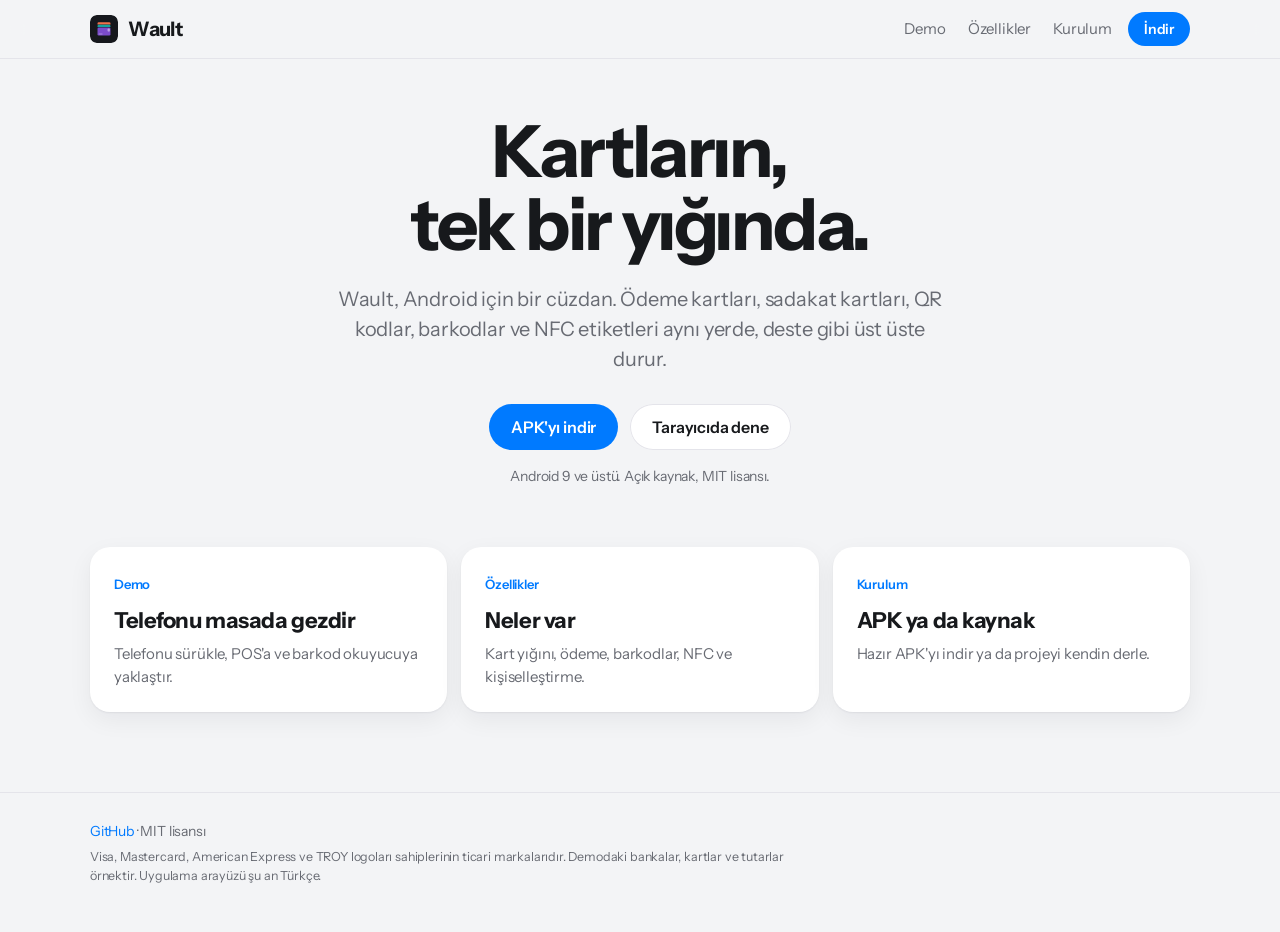
<file: docs/index.html>
<!doctype html>
<html lang="tr">
<head>
<meta charset="utf-8">
<meta name="viewport" content="width=device-width, initial-scale=1">
<title>Wault</title>
<meta name="description" content="Wault: Android için cüzdan. Ödeme kartları, sadakat kartları, barkodlar ve NFC etiketleri tek bir yığında.">
<meta name="theme-color" content="#F3F4F6" media="(prefers-color-scheme: light)">
<meta name="theme-color" content="#000000" media="(prefers-color-scheme: dark)">
<link rel="canonical" href="https://wault.live/">
<meta property="og:type" content="website">
<meta property="og:site_name" content="Wault">
<meta property="og:title" content="Wault">
<meta property="og:description" content="Wault: Android için cüzdan. Ödeme kartları, sadakat kartları, barkodlar ve NFC etiketleri tek bir yığında.">
<meta property="og:url" content="https://wault.live/">
<meta property="og:locale" content="tr_TR">
<link rel="icon" href="assets/icon.svg" type="image/svg+xml">
<link rel="stylesheet" href="assets/site.css">
</head>
<body>

<header class="nav">
  <div class="wrap nav-row">
    <a class="brand" href="index.html" aria-label="Wault ana sayfa">
      <img src="assets/icon.svg" alt="" width="28" height="28">
      <span>Wault</span>
    </a>
    <nav class="nav-links" id="navLinks" aria-label="Sayfalar">
      <a href="demo.html">Demo</a>
      <a href="ozellikler.html">Özellikler</a>
      <a href="kurulum.html">Kurulum</a>
    </nav>
    <div class="nav-actions">
      <a class="btn btn-small" href="https://github.com/barisisgoren/wault/releases">İndir</a>
      <button class="menu-btn" type="button" aria-controls="navLinks" aria-expanded="false" aria-label="Menü">
        <svg viewBox="0 0 24 24" aria-hidden="true"><path class="m-open" d="M4 7h16M4 12h16M4 17h16"/><path class="m-close" d="M6 6l12 12M18 6L6 18"/></svg>
      </button>
    </div>
  </div>
</header>

<main id="top" class="page">
  <section class="hero wrap">
    <h1>Kartların,<br>tek bir yığında.</h1>
    <p class="lead">Wault, Android için bir cüzdan. Ödeme kartları, sadakat kartları, QR kodlar, barkodlar ve NFC etiketleri aynı yerde, deste gibi üst üste durur.</p>
    <div class="hero-actions">
      <a class="btn" href="https://github.com/barisisgoren/wault/releases">APK'yı indir</a>
      <a class="btn btn-ghost" href="demo.html">Tarayıcıda dene</a>
    </div>
    <p class="meta">Android 9 ve üstü. Açık kaynak, MIT lisansı.</p>
  </section>

  <section class="wrap picks" aria-label="Sayfalar">
    <a class="pick" href="demo.html">
      <span class="pick-k">Demo</span>
      <h2>Telefonu masada gezdir</h2>
      <p>Telefonu sürükle, POS'a ve barkod okuyucuya yaklaştır.</p>
    </a>
    <a class="pick" href="ozellikler.html">
      <span class="pick-k">Özellikler</span>
      <h2>Neler var</h2>
      <p>Kart yığını, ödeme, barkodlar, NFC ve kişiselleştirme.</p>
    </a>
    <a class="pick" href="kurulum.html">
      <span class="pick-k">Kurulum</span>
      <h2>APK ya da kaynak</h2>
      <p>Hazır APK'yı indir ya da projeyi kendin derle.</p>
    </a>
  </section>
</main>

<footer class="foot">
  <div class="wrap">
    <p><a href="https://github.com/barisisgoren/wault">GitHub</a> · MIT lisansı</p>
    <p class="fine">Visa, Mastercard, American Express ve TROY logoları sahiplerinin ticari markalarıdır. Demodaki bankalar, kartlar ve tutarlar örnektir. Uygulama arayüzü şu an Türkçe.</p>
  </div>
</footer>


<script src="assets/site.js"></script>
</body>
</html>
</file>
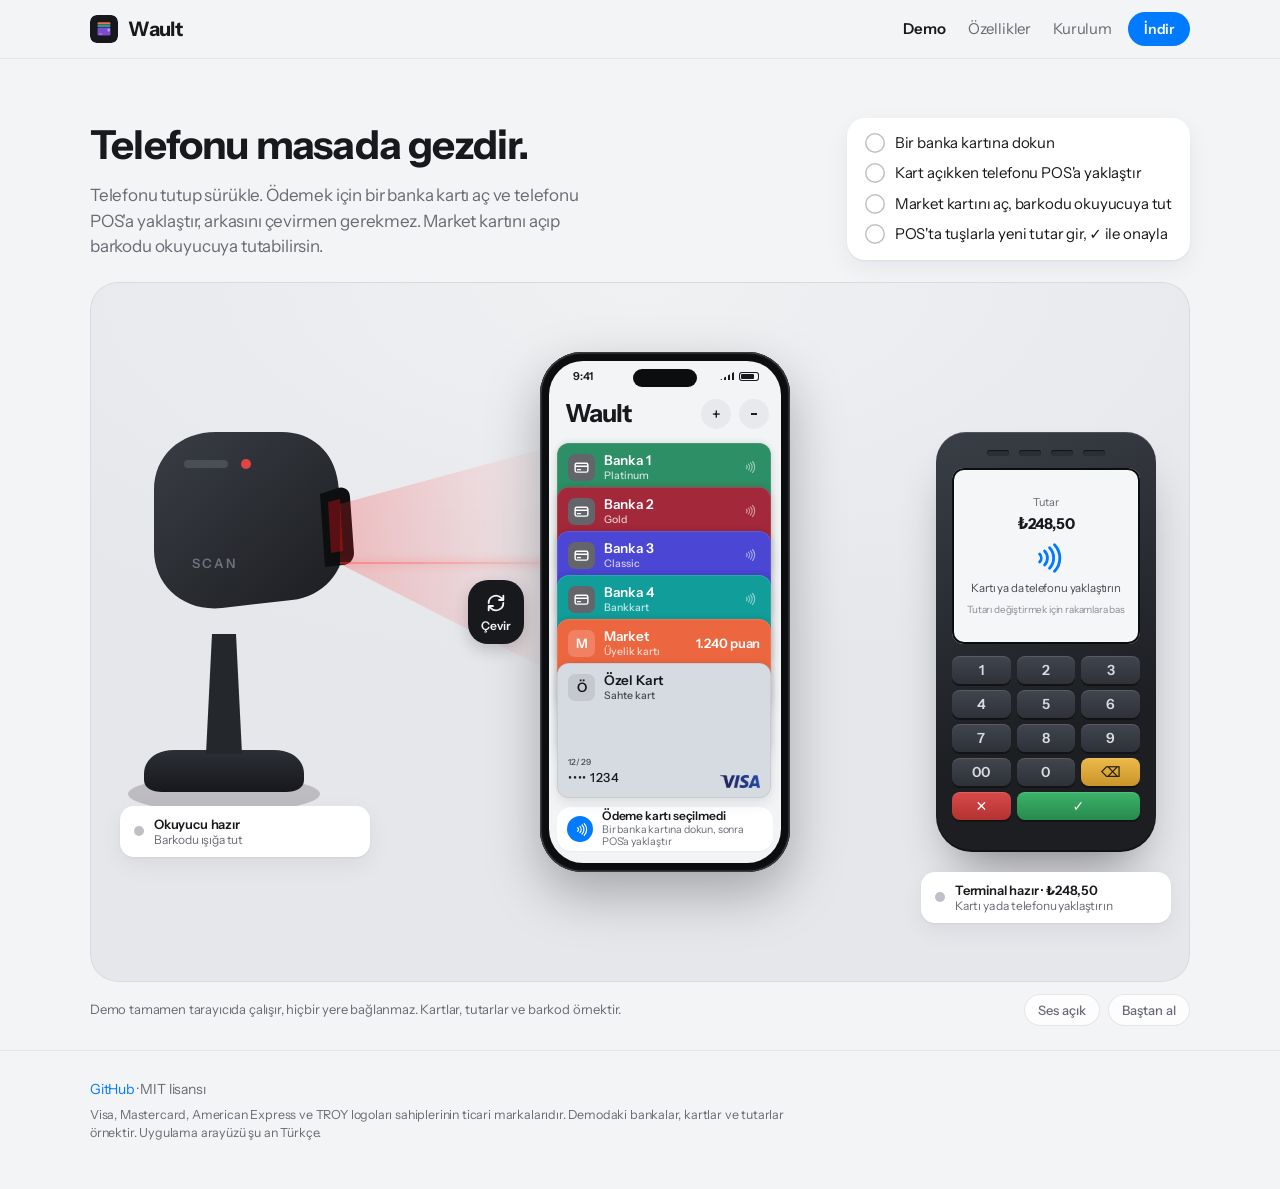
<file: docs/demo.html>
<!doctype html>
<html lang="tr">
<head>
<meta charset="utf-8">
<meta name="viewport" content="width=device-width, initial-scale=1">
<title>Wault · Demo</title>
<meta name="description" content="Wault demosu: telefonu sürükle, POS ve barkod okuyucuyla dene. Tarayıcıda çalışır.">
<meta name="theme-color" content="#F3F4F6" media="(prefers-color-scheme: light)">
<meta name="theme-color" content="#000000" media="(prefers-color-scheme: dark)">
<link rel="canonical" href="https://wault.live/demo.html">
<meta property="og:type" content="website">
<meta property="og:site_name" content="Wault">
<meta property="og:title" content="Wault · Demo">
<meta property="og:description" content="Wault demosu: telefonu sürükle, POS ve barkod okuyucuyla dene. Tarayıcıda çalışır.">
<meta property="og:url" content="https://wault.live/demo.html">
<meta property="og:locale" content="tr_TR">
<link rel="icon" href="assets/icon.svg" type="image/svg+xml">
<link rel="stylesheet" href="assets/site.css">
</head>
<body>

<header class="nav">
  <div class="wrap nav-row">
    <a class="brand" href="index.html" aria-label="Wault ana sayfa">
      <img src="assets/icon.svg" alt="" width="28" height="28">
      <span>Wault</span>
    </a>
    <nav class="nav-links" id="navLinks" aria-label="Sayfalar">
      <a href="demo.html" aria-current="page">Demo</a>
      <a href="ozellikler.html">Özellikler</a>
      <a href="kurulum.html">Kurulum</a>
    </nav>
    <div class="nav-actions">
      <a class="btn btn-small" href="https://github.com/barisisgoren/wault/releases">İndir</a>
      <button class="menu-btn" type="button" aria-controls="navLinks" aria-expanded="false" aria-label="Menü">
        <svg viewBox="0 0 24 24" aria-hidden="true"><path class="m-open" d="M4 7h16M4 12h16M4 17h16"/><path class="m-close" d="M6 6l12 12M18 6L6 18"/></svg>
      </button>
    </div>
  </div>
</header>

<main id="top" class="page">
  <!-- ───────────── DEMO ───────────── -->
  <section id="demo" class="demo wrap" aria-labelledby="demo-title">
    <div class="demo-head">
      <div>
        <h2 id="demo-title">Telefonu masada gezdir.</h2>
        <p class="sub">Telefonu tutup sürükle. Ödemek için bir banka kartı aç ve telefonu POS'a yaklaştır, arkasını çevirmen gerekmez. Market kartını açıp barkodu okuyucuya tutabilirsin.</p>
      </div>
      <ol class="missions" aria-label="Denenecekler">
        <li data-mission="tap"><span class="tick" aria-hidden="true"></span>Bir banka kartına dokun</li>
        <li data-mission="pay"><span class="tick" aria-hidden="true"></span>Kart açıkken telefonu POS'a yaklaştır</li>
        <li data-mission="scan"><span class="tick" aria-hidden="true"></span>Market kartını aç, barkodu okuyucuya tut</li>
        <li data-mission="amount"><span class="tick" aria-hidden="true"></span>POS'ta tuşlarla yeni tutar gir, ✓ ile onayla</li>
      </ol>
    </div>

    <div class="stage-status" id="stageStatus"></div>
    <div class="stage-host" id="stageHost">
      <div class="stage" id="stage">

        <!-- Barkod okuyucu -->
        <div class="device scanner" id="scanner" data-state="idle">
          <svg class="scanner-art" viewBox="0 0 260 420" aria-hidden="true">
            <defs>
              <linearGradient id="scBody" x1="0" y1="0" x2="1" y2="1">
                <stop offset="0" stop-color="#3a3d44"/><stop offset="1" stop-color="#1b1d21"/>
              </linearGradient>
              <linearGradient id="scBase" x1="0" y1="0" x2="0" y2="1">
                <stop offset="0" stop-color="#2c2f35"/><stop offset="1" stop-color="#16181c"/>
              </linearGradient>
            </defs>
            <ellipse cx="110" cy="392" rx="96" ry="18" fill="rgba(0,0,0,.18)"/>
            <path d="M30 372c0-14 12-24 30-24h100c18 0 30 10 30 24v6c0 8-8 12-18 12H48c-10 0-18-4-18-12z" fill="url(#scBase)"/>
            <path d="M92 352l6-120h24l6 120z" fill="#24272c"/>
            <path d="M40 88c0-34 26-58 62-58h66c30 0 52 20 56 50l6 52c4 34-18 62-52 66l-70 8c-38 4-68-22-68-58z" fill="url(#scBody)"/>
            <path d="M206 92l18-6c6-2 12 2 12 9l4 56c0 7-5 12-11 12l-18 2z" fill="#0d0e10"/>
            <path d="M214 100l12-3 3 52-12 2z" class="scanner-window"/>
            <rect x="70" y="58" width="44" height="8" rx="4" fill="#4a4e57"/>
            <circle cx="132" cy="62" r="5" class="scanner-led"/>
            <text x="78" y="166" fill="#6d727c" font-size="13" font-weight="600" letter-spacing="2">SCAN</text>
          </svg>
          <div class="beam" aria-hidden="true"><span class="beam-line"></span></div>
          <div class="zone" data-zone="scanner"></div>
          <div class="readout" role="status" aria-live="polite">
            <span class="readout-dot"></span>
            <span class="readout-text"><b>Okuyucu hazır</b><small>Barkodu ışığa tut</small></span>
          </div>
        </div>

        <!-- POS cihazı -->
        <div class="device pos" id="pos" data-state="idle">
          <div class="receipt" aria-hidden="true">
            <div class="receipt-paper">
              <b>DEMO MARKET</b>
              <span>SATIŞ</span>
              <span class="r-row"><i>Tutar</i><i class="r-amount">248,50 TL</i></span>
              <span class="r-row"><i>Kart</i><i class="r-card">Banka 1 •••• 4417</i></span>
              <span>TEMASSIZ</span>
              <b>ONAYLANDI</b>
            </div>
          </div>
          <div class="pos-body">
            <div class="pos-leds" aria-hidden="true"><i></i><i></i><i></i><i></i></div>
            <div class="pos-screen" role="status" aria-live="polite">
              <div class="ps ps-idle">
                <small>Tutar</small>
                <strong class="pos-amount">₺248,50</strong>
                <svg class="cl-big" viewBox="0 0 24 24" aria-hidden="true"><use href="assets/icons.svg#i-contactless"/></svg>
                <span>Kartı ya da telefonu yaklaştırın</span>
                <em class="ps-tip">Tutarı değiştirmek için rakamlara bas</em>
              </div>
              <div class="ps ps-entry">
                <small>Tutar girin</small>
                <strong class="pos-entry-amount">₺0,00</strong>
                <span>✓ onayla · ⌫ sil · ✕ vazgeç</span>
              </div>
              <div class="ps ps-reading">
                <div class="spinner" aria-hidden="true"></div>
                <span>Okunuyor, çekmeyin</span>
              </div>
              <div class="ps ps-ok">
                <svg class="ok-mark" viewBox="0 0 52 52" aria-hidden="true"><circle cx="26" cy="26" r="23"/><path d="M15 27l7 7 15-16"/></svg>
                <strong>Onaylandı</strong>
                <span class="pos-ok-amount">₺248,50</span>
              </div>
              <div class="ps ps-err">
                <svg class="err-mark" viewBox="0 0 52 52" aria-hidden="true"><circle cx="26" cy="26" r="23"/><path d="M26 15v15M26 37v.5"/></svg>
                <strong class="ps-err-title">Kart seçilmedi</strong>
                <span class="ps-err-sub">Telefonda bir banka kartı açın</span>
              </div>
            </div>
            <div class="pos-keys" role="group" aria-label="POS tuş takımı">
              <button type="button" class="key" data-key="1">1</button>
              <button type="button" class="key" data-key="2">2</button>
              <button type="button" class="key" data-key="3">3</button>
              <button type="button" class="key" data-key="4">4</button>
              <button type="button" class="key" data-key="5">5</button>
              <button type="button" class="key" data-key="6">6</button>
              <button type="button" class="key" data-key="7">7</button>
              <button type="button" class="key" data-key="8">8</button>
              <button type="button" class="key" data-key="9">9</button>
              <button type="button" class="key" data-key="00">00</button>
              <button type="button" class="key" data-key="0">0</button>
              <button type="button" class="key k-del" data-key="del" aria-label="Sil">⌫</button>
              <button type="button" class="key k-x" data-key="cancel" aria-label="İptal">✕</button>
              <button type="button" class="key k-ok" data-key="ok" aria-label="Onayla">✓</button>
            </div>
          </div>
          <div class="zone" data-zone="pos"></div>
          <div class="readout pos-readout" role="status" aria-live="polite">
            <span class="readout-dot"></span>
            <span class="readout-text"><b>Terminal hazır · ₺248,50</b><small>Kartı ya da telefonu yaklaştırın</small></span>
          </div>
        </div>

        <!-- Telefon -->
        <div class="phone-wrap" id="phoneWrap">
          <div class="phone-tilt" id="phoneTilt">
            <div class="phone" id="phone" aria-label="Wault uygulamasının çalışan demosu">
              <div class="phone-inner" id="phoneInner">

                <!-- ön yüz -->
                <div class="face front">
                  <div class="screen" id="screen">
                    <div class="statusbar" aria-hidden="true">
                      <span>9:41</span>
                      <span class="island"></span>
                      <span class="sb-icons"><i class="sig"></i><i class="bat"></i></span>
                    </div>
                    <div class="app-header">
                      <h3>Wault</h3>
                      <div class="hdr-btns">
                        <span class="round-btn" aria-hidden="true">+</span>
                        <span class="round-btn" aria-hidden="true">···</span>
                      </div>
                      <button class="done-btn" type="button" id="doneBtn">Bitti</button>
                    </div>
                    <div class="toast" id="toast"></div>
                    <div class="stack" id="stack"></div>
                    <div class="detail" id="detail"></div>
                    <div class="readybar" id="readybar"></div>
                    <div class="paid" id="paid" aria-hidden="true">
                      <svg class="paid-ring" viewBox="0 0 120 120"><circle cx="60" cy="60" r="52"/><path d="M38 62l15 15 30-32"/></svg>
                      <span class="paid-label">Ödendi</span>
                      <strong class="paid-amount">₺248,50</strong>
                      <span class="paid-card"><i class="chip"></i><span class="paid-card-text">Banka 1  •••• 4417</span></span>
                      <span class="paid-note">Ödemeyi bankanın uygulaması yaptı. Wault onayı gösteriyor.</span>
                      <button class="paid-btn" type="button" id="paidDone">Tamam</button>
                    </div>
                    <div class="scanline" aria-hidden="true"></div>
                  </div>
                </div>

                <!-- arka yüz -->
                <div class="face back" aria-hidden="true">
                  <div class="cam-island"><i class="lens l1"></i><i class="lens l2"></i><i class="lens l3"></i><i class="flash"></i></div>
                  <div class="nfc-mark">
                    <svg viewBox="0 0 24 24"><use href="assets/icons.svg#i-contactless"/></svg>
                    <span>NFC</span>
                  </div>
                </div>
              </div>
            </div>
          </div>
          <button class="flip-btn" type="button" id="flipBtn" aria-pressed="false">
            <svg viewBox="0 0 24 24" aria-hidden="true"><use href="assets/icons.svg#i-flip"/></svg>
            <span>Çevir</span>
          </button>
        </div>
      </div>
    </div>
    <div class="stage-bar">
      <p class="demo-foot">Demo tamamen tarayıcıda çalışır, hiçbir yere bağlanmaz. Kartlar, tutarlar ve barkod örnektir.</p>
      <div class="stage-tools">
        <button type="button" class="tool" id="soundBtn" aria-pressed="true">Ses açık</button>
        <button type="button" class="tool" id="resetBtn">Baştan al</button>
      </div>
    </div>
  </section>
</main>

<footer class="foot">
  <div class="wrap">
    <p><a href="https://github.com/barisisgoren/wault">GitHub</a> · MIT lisansı</p>
    <p class="fine">Visa, Mastercard, American Express ve TROY logoları sahiplerinin ticari markalarıdır. Demodaki bankalar, kartlar ve tutarlar örnektir. Uygulama arayüzü şu an Türkçe.</p>
  </div>
</footer>

<script src="assets/demo.js"></script>
<script src="assets/site.js"></script>
</body>
</html>
</file>
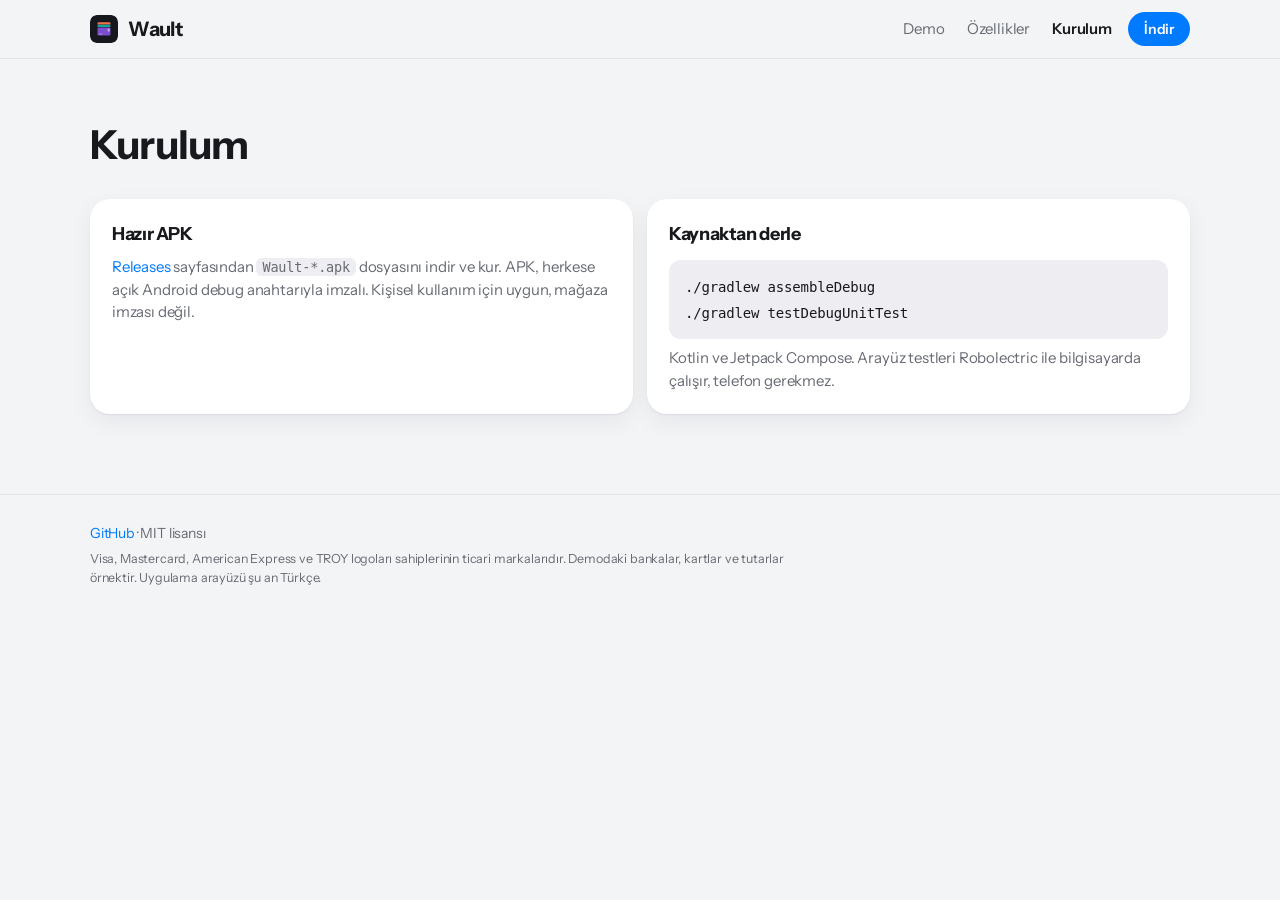
<file: docs/kurulum.html>
<!doctype html>
<html lang="tr">
<head>
<meta charset="utf-8">
<meta name="viewport" content="width=device-width, initial-scale=1">
<title>Wault · Kurulum</title>
<meta name="description" content="Wault kurulumu: hazır APK ya da kaynak kodundan derleme.">
<meta name="theme-color" content="#F3F4F6" media="(prefers-color-scheme: light)">
<meta name="theme-color" content="#000000" media="(prefers-color-scheme: dark)">
<link rel="canonical" href="https://wault.live/kurulum.html">
<meta property="og:type" content="website">
<meta property="og:site_name" content="Wault">
<meta property="og:title" content="Wault · Kurulum">
<meta property="og:description" content="Wault kurulumu: hazır APK ya da kaynak kodundan derleme.">
<meta property="og:url" content="https://wault.live/kurulum.html">
<meta property="og:locale" content="tr_TR">
<link rel="icon" href="assets/icon.svg" type="image/svg+xml">
<link rel="stylesheet" href="assets/site.css">
</head>
<body>

<header class="nav">
  <div class="wrap nav-row">
    <a class="brand" href="index.html" aria-label="Wault ana sayfa">
      <img src="assets/icon.svg" alt="" width="28" height="28">
      <span>Wault</span>
    </a>
    <nav class="nav-links" id="navLinks" aria-label="Sayfalar">
      <a href="demo.html">Demo</a>
      <a href="ozellikler.html">Özellikler</a>
      <a href="kurulum.html" aria-current="page">Kurulum</a>
    </nav>
    <div class="nav-actions">
      <a class="btn btn-small" href="https://github.com/barisisgoren/wault/releases">İndir</a>
      <button class="menu-btn" type="button" aria-controls="navLinks" aria-expanded="false" aria-label="Menü">
        <svg viewBox="0 0 24 24" aria-hidden="true"><path class="m-open" d="M4 7h16M4 12h16M4 17h16"/><path class="m-close" d="M6 6l12 12M18 6L6 18"/></svg>
      </button>
    </div>
  </div>
</header>

<main id="top" class="page">
  <section id="kurulum" class="wrap install" aria-labelledby="i-title">
    <h2 id="i-title">Kurulum</h2>
    <div class="install-grid">
      <div class="panel">
        <h3>Hazır APK</h3>
        <p><a href="https://github.com/barisisgoren/wault/releases">Releases</a> sayfasından <code>Wault-*.apk</code> dosyasını indir ve kur. APK, herkese açık Android debug anahtarıyla imzalı. Kişisel kullanım için uygun, mağaza imzası değil.</p>
      </div>
      <div class="panel">
        <h3>Kaynaktan derle</h3>
        <pre><code>./gradlew assembleDebug
./gradlew testDebugUnitTest</code></pre>
        <p>Kotlin ve Jetpack Compose. Arayüz testleri Robolectric ile bilgisayarda çalışır, telefon gerekmez.</p>
      </div>
    </div>
  </section>
</main>

<footer class="foot">
  <div class="wrap">
    <p><a href="https://github.com/barisisgoren/wault">GitHub</a> · MIT lisansı</p>
    <p class="fine">Visa, Mastercard, American Express ve TROY logoları sahiplerinin ticari markalarıdır. Demodaki bankalar, kartlar ve tutarlar örnektir. Uygulama arayüzü şu an Türkçe.</p>
  </div>
</footer>


<script src="assets/site.js"></script>
</body>
</html>
</file>
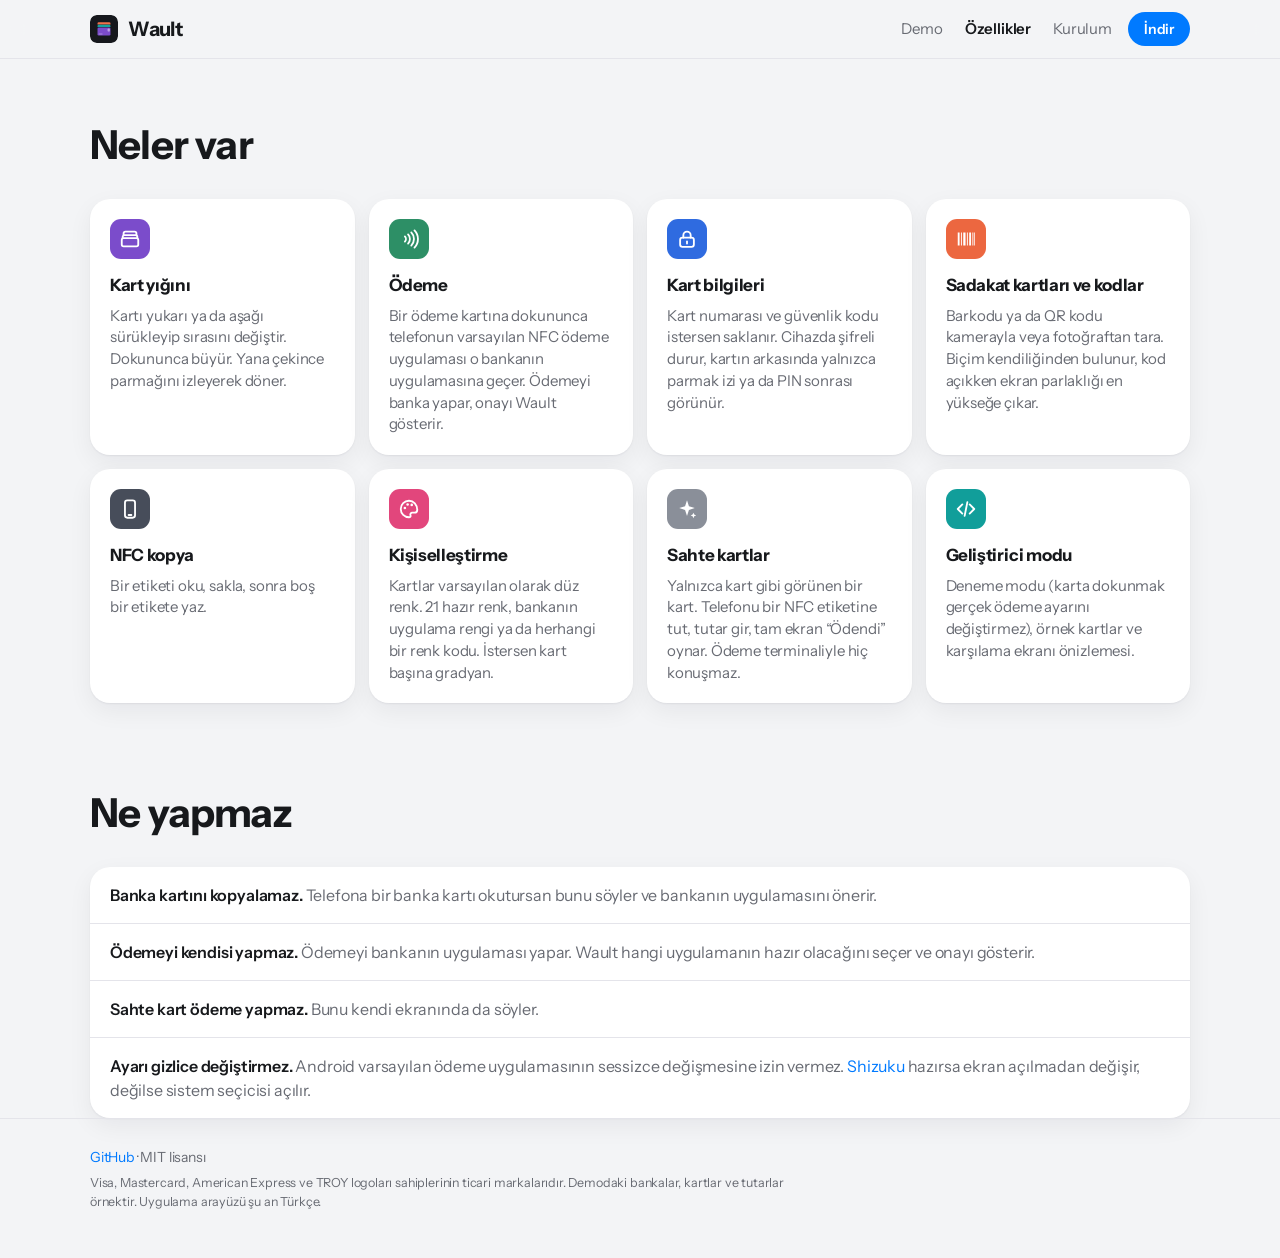
<file: docs/ozellikler.html>
<!doctype html>
<html lang="tr">
<head>
<meta charset="utf-8">
<meta name="viewport" content="width=device-width, initial-scale=1">
<title>Wault · Özellikler</title>
<meta name="description" content="Wault özellikleri: kart yığını, ödeme, sadakat kodları, NFC kopya ve kişiselleştirme.">
<meta name="theme-color" content="#F3F4F6" media="(prefers-color-scheme: light)">
<meta name="theme-color" content="#000000" media="(prefers-color-scheme: dark)">
<link rel="canonical" href="https://wault.live/ozellikler.html">
<meta property="og:type" content="website">
<meta property="og:site_name" content="Wault">
<meta property="og:title" content="Wault · Özellikler">
<meta property="og:description" content="Wault özellikleri: kart yığını, ödeme, sadakat kodları, NFC kopya ve kişiselleştirme.">
<meta property="og:url" content="https://wault.live/ozellikler.html">
<meta property="og:locale" content="tr_TR">
<link rel="icon" href="assets/icon.svg" type="image/svg+xml">
<link rel="stylesheet" href="assets/site.css">
</head>
<body>

<header class="nav">
  <div class="wrap nav-row">
    <a class="brand" href="index.html" aria-label="Wault ana sayfa">
      <img src="assets/icon.svg" alt="" width="28" height="28">
      <span>Wault</span>
    </a>
    <nav class="nav-links" id="navLinks" aria-label="Sayfalar">
      <a href="demo.html">Demo</a>
      <a href="ozellikler.html" aria-current="page">Özellikler</a>
      <a href="kurulum.html">Kurulum</a>
    </nav>
    <div class="nav-actions">
      <a class="btn btn-small" href="https://github.com/barisisgoren/wault/releases">İndir</a>
      <button class="menu-btn" type="button" aria-controls="navLinks" aria-expanded="false" aria-label="Menü">
        <svg viewBox="0 0 24 24" aria-hidden="true"><path class="m-open" d="M4 7h16M4 12h16M4 17h16"/><path class="m-close" d="M6 6l12 12M18 6L6 18"/></svg>
      </button>
    </div>
  </div>
</header>

<main id="top" class="page">
  <!-- ───────────── ÖZELLİKLER ───────────── -->
  <section id="ozellikler" class="wrap features" aria-labelledby="f-title">
    <h2 id="f-title">Neler var</h2>
    <div class="grid">
      <article class="feat">
        <span class="feat-ico" style="--c:#7B4CCB"><svg viewBox="0 0 24 24"><use href="assets/icons.svg#i-stack"/></svg></span>
        <h3>Kart yığını</h3>
        <p>Kartı yukarı ya da aşağı sürükleyip sırasını değiştir. Dokununca büyür. Yana çekince parmağını izleyerek döner.</p>
      </article>
      <article class="feat">
        <span class="feat-ico" style="--c:#2D8F66"><svg viewBox="0 0 24 24"><use href="assets/icons.svg#i-contactless"/></svg></span>
        <h3>Ödeme</h3>
        <p>Bir ödeme kartına dokununca telefonun varsayılan NFC ödeme uygulaması o bankanın uygulamasına geçer. Ödemeyi banka yapar, onayı Wault gösterir.</p>
      </article>
      <article class="feat">
        <span class="feat-ico" style="--c:#2F6BE0"><svg viewBox="0 0 24 24"><use href="assets/icons.svg#i-lock"/></svg></span>
        <h3>Kart bilgileri</h3>
        <p>Kart numarası ve güvenlik kodu istersen saklanır. Cihazda şifreli durur, kartın arkasında yalnızca parmak izi ya da PIN sonrası görünür.</p>
      </article>
      <article class="feat">
        <span class="feat-ico" style="--c:#EC6740"><svg viewBox="0 0 24 24"><use href="assets/icons.svg#i-barcode"/></svg></span>
        <h3>Sadakat kartları ve kodlar</h3>
        <p>Barkodu ya da QR kodu kamerayla veya fotoğraftan tara. Biçim kendiliğinden bulunur, kod açıkken ekran parlaklığı en yükseğe çıkar.</p>
      </article>
      <article class="feat">
        <span class="feat-ico" style="--c:#474D5A"><svg viewBox="0 0 24 24"><use href="assets/icons.svg#i-phone"/></svg></span>
        <h3>NFC kopya</h3>
        <p>Bir etiketi oku, sakla, sonra boş bir etikete yaz.</p>
      </article>
      <article class="feat">
        <span class="feat-ico" style="--c:#E2467C"><svg viewBox="0 0 24 24"><use href="assets/icons.svg#i-palette"/></svg></span>
        <h3>Kişiselleştirme</h3>
        <p>Kartlar varsayılan olarak düz renk. 21 hazır renk, bankanın uygulama rengi ya da herhangi bir renk kodu. İstersen kart başına gradyan.</p>
      </article>
      <article class="feat">
        <span class="feat-ico" style="--c:#8A8F99"><svg viewBox="0 0 24 24"><use href="assets/icons.svg#i-sparkle"/></svg></span>
        <h3>Sahte kartlar</h3>
        <p>Yalnızca kart gibi görünen bir kart. Telefonu bir NFC etiketine tut, tutar gir, tam ekran “Ödendi” oynar. Ödeme terminaliyle hiç konuşmaz.</p>
      </article>
      <article class="feat">
        <span class="feat-ico" style="--c:#119E9A"><svg viewBox="0 0 24 24"><use href="assets/icons.svg#i-code"/></svg></span>
        <h3>Geliştirici modu</h3>
        <p>Deneme modu (karta dokunmak gerçek ödeme ayarını değiştirmez), örnek kartlar ve karşılama ekranı önizlemesi.</p>
      </article>
    </div>
  </section>

  <section class="wrap honest" aria-labelledby="h-title">
    <h2 id="h-title">Ne yapmaz</h2>
    <ul class="honest-list">
      <li><b>Banka kartını kopyalamaz.</b> Telefona bir banka kartı okutursan bunu söyler ve bankanın uygulamasını önerir.</li>
      <li><b>Ödemeyi kendisi yapmaz.</b> Ödemeyi bankanın uygulaması yapar. Wault hangi uygulamanın hazır olacağını seçer ve onayı gösterir.</li>
      <li><b>Sahte kart ödeme yapmaz.</b> Bunu kendi ekranında da söyler.</li>
      <li><b>Ayarı gizlice değiştirmez.</b> Android varsayılan ödeme uygulamasının sessizce değişmesine izin vermez. <a href="https://shizuku.rikka.app">Shizuku</a> hazırsa ekran açılmadan değişir, değilse sistem seçicisi açılır.</li>
    </ul>
  </section>
</main>

<footer class="foot">
  <div class="wrap">
    <p><a href="https://github.com/barisisgoren/wault">GitHub</a> · MIT lisansı</p>
    <p class="fine">Visa, Mastercard, American Express ve TROY logoları sahiplerinin ticari markalarıdır. Demodaki bankalar, kartlar ve tutarlar örnektir. Uygulama arayüzü şu an Türkçe.</p>
  </div>
</footer>


<script src="assets/site.js"></script>
</body>
</html>
</file>
<file: docs/assets/site.css>
@font-face { font-family: "Instrument Sans"; font-weight: 400; font-display: swap; src: url(fonts/instrument_sans_400.ttf) format("truetype"); }
@font-face { font-family: "Instrument Sans"; font-weight: 500; font-display: swap; src: url(fonts/instrument_sans_500.ttf) format("truetype"); }
@font-face { font-family: "Instrument Sans"; font-weight: 600; font-display: swap; src: url(fonts/instrument_sans_600.ttf) format("truetype"); }
@font-face { font-family: "Instrument Sans"; font-weight: 700; font-display: swap; src: url(fonts/instrument_sans_700.ttf) format("truetype"); }

/* Uygulamanın tokenları (design/Tokens.kt) */
:root {
  --bg: #F3F4F6;
  --surface: #FFFFFF;
  --surface-alt: #EDEDF2;
  --label: #17191C;
  --secondary: #686B73;
  --tertiary: #BFBFC6;
  --separator: #E4E4EA;
  --accent: #007AFF;
  --danger: #E5484D;
  --ok: #2E9E5B;
  --desk: #E6E7EB;
  --desk-edge: #D9DADF;
  --shadow: 0 1px 2px rgba(20,22,28,.06), 0 8px 24px rgba(20,22,28,.06);
  color-scheme: light;
}
@media (prefers-color-scheme: dark) {
  :root:not([data-theme="light"]) {
    --bg: #000000;
    --surface: #1C1C1E;
    --surface-alt: #2C2C2E;
    --label: #F5F5F7;
    --secondary: #98989F;
    --tertiary: #5A5A60;
    --separator: #2A2A2C;
    --accent: #409CFF;
    --danger: #FF453A;
    --ok: #32C26A;
    --desk: #121315;
    --desk-edge: #1E1F22;
    --shadow: 0 1px 2px rgba(0,0,0,.4), 0 8px 24px rgba(0,0,0,.3);
    color-scheme: dark;
  }
}
:root[data-theme="dark"] {
  --bg: #000000; --surface: #1C1C1E; --surface-alt: #2C2C2E; --label: #F5F5F7; --secondary: #98989F;
  --tertiary: #5A5A60; --separator: #2A2A2C; --accent: #409CFF; --danger: #FF453A; --ok: #32C26A;
  --desk: #121315; --desk-edge: #1E1F22; --shadow: 0 1px 2px rgba(0,0,0,.4), 0 8px 24px rgba(0,0,0,.3);
  color-scheme: dark;
}

* { box-sizing: border-box; }
html { scroll-behavior: smooth; }
body {
  margin: 0;
  background: var(--bg);
  color: var(--label);
  font: 400 17px/1.5 "Instrument Sans", system-ui, sans-serif;
  letter-spacing: -0.01em;
  -webkit-font-smoothing: antialiased;
}
a { color: var(--accent); text-decoration: none; }
a:hover { text-decoration: underline; }
h1, h2, h3 { margin: 0; letter-spacing: -0.02em; }
.wrap { max-width: 1140px; margin: 0 auto; padding: 0 20px; }
@media (max-width: 600px) { .wrap { padding: 0 16px; } }
:focus-visible { outline: 2px solid var(--accent); outline-offset: 2px; border-radius: 6px; }

/* ───── nav ───── */
.nav {
  position: sticky; top: 0; z-index: 50;
  background: color-mix(in srgb, var(--bg) 82%, transparent);
  backdrop-filter: saturate(1.6) blur(14px);
  -webkit-backdrop-filter: saturate(1.6) blur(14px);
  border-bottom: 1px solid var(--separator);
}
.nav-row { display: flex; align-items: center; justify-content: space-between; height: 58px; }
.brand { display: flex; align-items: center; gap: 10px; font-weight: 700; font-size: 20px; color: var(--label); }
.brand:hover { text-decoration: none; }
.brand img { border-radius: 7px; }
.nav-row { gap: 16px; }
.nav-links { display: flex; align-items: center; gap: 22px; font-size: 15px; margin-left: auto; }
.nav-links a { color: var(--secondary); }
.nav-links a:hover { color: var(--label); text-decoration: none; }
.nav-actions { display: flex; align-items: center; gap: 10px; }
.menu-btn {
  display: none; width: 40px; height: 40px; border-radius: 20px; border: 0; padding: 0; cursor: pointer;
  background: var(--surface); color: var(--label); box-shadow: inset 0 0 0 1px var(--separator);
  place-items: center;
}
.menu-btn svg { width: 20px; height: 20px; fill: none; stroke: currentColor; stroke-width: 2; stroke-linecap: round; }
.menu-btn .m-close { display: none; }
.nav.open .menu-btn .m-open { display: none; }
.nav.open .menu-btn .m-close { display: inline; }
@media (max-width: 640px) {
  .menu-btn { display: grid; }
  .nav-links {
    position: absolute; left: 0; right: 0; top: 100%; margin: 0;
    display: none; flex-direction: column; align-items: stretch; gap: 0;
    padding: 4px 16px 14px; background: var(--bg); border-bottom: 1px solid var(--separator);
    box-shadow: 0 18px 30px -18px rgba(0,0,0,.3);
  }
  .nav.open .nav-links { display: flex; animation: menu-in .22s cubic-bezier(0, 0, .2, 1); }
  .nav-links a { padding: 13px 4px; font-size: 18px; color: var(--label); }
  .nav-links a + a { border-top: 1px solid var(--separator); }
}
@keyframes menu-in { from { opacity: 0; transform: translateY(-8px); } }

.btn {
  display: inline-flex; align-items: center; justify-content: center;
  height: 46px; padding: 0 22px; border-radius: 23px;
  background: var(--accent); color: #fff; font-weight: 600; font-size: 16px;
  border: 0; cursor: pointer; transition: transform .15s, filter .15s;
}
.btn:hover { text-decoration: none; filter: brightness(1.06); }
.btn:active { transform: scale(.98); }
.btn-small { height: 34px; padding: 0 16px; font-size: 14px; border-radius: 17px; }
.btn-ghost { background: var(--surface); color: var(--label); box-shadow: inset 0 0 0 1px var(--separator); }

/* ───── hero ───── */
.hero { padding: 72px 20px 36px; text-align: center; }
.hero h1 { font-size: clamp(40px, 7vw, 72px); line-height: 1.02; font-weight: 700; letter-spacing: -0.035em; }
.lead { max-width: 620px; margin: 22px auto 0; font-size: clamp(17px, 2vw, 20px); color: var(--secondary); }
.hero-actions { display: flex; gap: 12px; justify-content: center; flex-wrap: wrap; margin-top: 30px; }
.meta { margin: 16px 0 0; font-size: 14px; color: var(--secondary); }
@media (max-width: 600px) { .hero { padding: 44px 16px 24px; } }

/* ───── demo ───── */
.demo { padding-top: 40px; padding-bottom: 24px; }
.demo-head { display: flex; gap: 32px; align-items: flex-end; justify-content: space-between; margin-bottom: 22px; flex-wrap: wrap; }
.demo-head h2 { font-size: clamp(28px, 4vw, 40px); }
.sub { margin: 8px 0 0; color: var(--secondary); max-width: 520px; }
.missions { list-style: none; margin: 0; padding: 14px 18px; background: var(--surface); border-radius: 18px; box-shadow: var(--shadow); font-size: 15px; display: grid; gap: 8px; min-width: 300px; }
.missions li { display: flex; gap: 10px; align-items: center; color: var(--label); transition: color .3s; }
.tick { width: 20px; height: 20px; border-radius: 50%; box-shadow: inset 0 0 0 1.5px var(--tertiary); flex: none; position: relative; transition: background .3s, box-shadow .3s; }
.missions li.done { color: var(--secondary); }
.missions li.done .tick { background: var(--ok); box-shadow: none; }
.missions li.done .tick::after { content: ""; position: absolute; left: 6.5px; top: 3.5px; width: 5px; height: 10px; border: solid #fff; border-width: 0 2px 2px 0; transform: rotate(45deg); }
@media (max-width: 600px) {
  .missions { min-width: 0; width: 100%; padding: 12px 14px; font-size: 14px; }
  .demo { padding-top: 28px; }
  .demo-head { gap: 16px; margin-bottom: 14px; }
  .sub { font-size: 15px; }
  .stage-host { border-radius: 22px; }
}

.stage-host {
  position: relative;
  background:
    radial-gradient(120% 90% at 50% 0%, color-mix(in srgb, var(--desk) 60%, #fff 40%) 0%, var(--desk) 60%),
    var(--desk);
  border-radius: 28px;
  box-shadow: inset 0 0 0 1px var(--desk-edge);
  overflow: hidden;
  user-select: none; -webkit-user-select: none;
}
@media (prefers-color-scheme: dark) {
  :root:not([data-theme="light"]) .stage-host { background: radial-gradient(120% 90% at 50% 0%, #1b1c1f 0%, var(--desk) 60%), var(--desk); }
}
:root[data-theme="dark"] .stage-host { background: radial-gradient(120% 90% at 50% 0%, #1b1c1f 0%, var(--desk) 60%), var(--desk); }
.stage { position: absolute; left: 0; top: 0; transform-origin: 0 0; z-index: 1; pointer-events: none; }
.stage > * { pointer-events: auto; }
.stage-bar { display: flex; align-items: center; justify-content: space-between; gap: 12px; margin-top: 12px; flex-wrap: wrap; }
.stage-tools { display: flex; gap: 8px; flex: none; }
.tool {
  font: 500 13px "Instrument Sans", system-ui, sans-serif; color: var(--secondary);
  height: 32px; padding: 0 14px; border-radius: 16px; border: 0; cursor: pointer;
  background: color-mix(in srgb, var(--surface) 85%, transparent); box-shadow: inset 0 0 0 1px var(--separator);
}
.tool:hover { color: var(--label); }
.demo-foot { font-size: 13px; color: var(--secondary); margin: 0; flex: 1 1 260px; }

.device { position: absolute; transform-origin: 0 0; }
.zone { position: absolute; pointer-events: none; }
.debug .zone { outline: 2px dashed rgba(255,0,0,.5); }

/* ───── barkod okuyucu ───── */
.scanner { width: 260px; height: 420px; }
.scanner-art { position: absolute; inset: 0; width: 100%; height: 100%; overflow: visible; }
.scanner-window { fill: #5a1012; transition: fill .2s; }
.scanner-led { fill: #e04545; transition: fill .2s; }
.scanner[data-state="near"] .scanner-window { fill: #ff3b3b; }
.scanner[data-state="ok"] .scanner-led, .scanner[data-state="ok"] .scanner-window { fill: #34d26e; }
.beam {
  position: absolute; left: 226px; top: 40px; width: 230px; height: 240px; pointer-events: none;
  clip-path: polygon(0 26%, 100% 0, 100% 100%, 0 51%);
  background: linear-gradient(90deg, rgba(255,40,40,.42), rgba(255,40,40,.06) 85%, rgba(255,40,40,0));
  opacity: .55; transition: opacity .25s, filter .25s;
}
.beam-line { position: absolute; left: 0; right: 0; top: 50%; height: 2px; background: linear-gradient(90deg, rgba(255,60,60,.95), rgba(255,60,60,.15)); box-shadow: 0 0 8px rgba(255,40,40,.8); animation: sweep 1.6s ease-in-out infinite alternate; }
@keyframes sweep { from { transform: translateY(-34px); } to { transform: translateY(34px); } }
.scanner[data-state="near"] .beam { opacity: 1; }
.scanner[data-state="ok"] .beam { opacity: 1; filter: hue-rotate(120deg) saturate(1.4); }
.scanner[data-state="err"] .beam { opacity: .9; animation: blink .18s 3; }
@keyframes blink { 50% { opacity: .2; } }
.scanner .zone { left: 236px; top: 40px; width: 210px; height: 240px; }

.readout {
  position: absolute; left: 6px; top: 404px; width: 250px;
  display: flex; gap: 10px; align-items: center; padding: 10px 14px;
  background: var(--surface); border-radius: 14px; box-shadow: var(--shadow);
  font-size: 13px; line-height: 1.25;
}
.readout-text { display: grid; min-width: 0; }
.readout-text b { font-weight: 600; white-space: nowrap; overflow: hidden; text-overflow: ellipsis; }
.readout-text small { color: var(--secondary); font-size: 12px; white-space: nowrap; overflow: hidden; text-overflow: ellipsis; }
.readout-dot { width: 10px; height: 10px; border-radius: 50%; background: var(--tertiary); flex: none; transition: background .2s; }
.readout[data-state="ok"] .readout-dot { background: var(--ok); }
.readout[data-state="err"] .readout-dot { background: var(--danger); }
.readout[data-state="near"] .readout-dot { background: #ff9f0a; }
.pos-readout[data-state="near"] .readout-dot, .readout[data-state="reading"] .readout-dot { background: var(--accent); }
.readout[data-state="entry"] .readout-dot { background: #ff9f0a; }
.pos-readout { left: -15px; top: 440px; }
.stage-status { display: none; }
.stage-status:not(:empty) { display: grid; grid-template-columns: 1fr 1fr; gap: 8px; margin-bottom: 10px; }
.stage-status .readout { position: static; width: auto; min-width: 0; padding: 9px 11px; gap: 8px; border-radius: 12px; }
.stage-status .readout-text b { font-size: 12.5px; }
.stage-status .readout-text small { font-size: 11.5px; }

/* ───── POS ───── */
.pos { width: 220px; height: 420px; }
.pos-body {
  position: absolute; inset: 0; border-radius: 30px 30px 36px 36px;
  background: linear-gradient(160deg, #3a3e46, #1c1e22 70%);
  box-shadow: 0 30px 50px -20px rgba(0,0,0,.45), inset 0 1px 0 rgba(255,255,255,.12), inset 0 -2px 0 rgba(0,0,0,.4);
  padding: 18px 16px;
}
.pos-leds { display: flex; justify-content: center; gap: 10px; height: 10px; margin-bottom: 8px; }
.pos-leds i { width: 22px; height: 6px; border-radius: 3px; background: #2b2e34; box-shadow: inset 0 1px 1px rgba(0,0,0,.6); transition: background .12s, box-shadow .12s; }
.pos-leds i.on { background: #39d46f; box-shadow: 0 0 8px #39d46f; }
.pos-screen {
  position: relative; height: 176px; border-radius: 12px; overflow: hidden;
  background: #F4F6F8; color: #17191C; box-shadow: inset 0 0 0 2px #0c0d0f;
  font-size: 12px;
}
.pos[data-state="near"] .pos-screen { box-shadow: inset 0 0 0 2px #0c0d0f, 0 0 0 3px rgba(64,156,255,.55); }
.ps { position: absolute; inset: 0; display: flex; flex-direction: column; align-items: center; justify-content: center; gap: 6px; padding: 12px; text-align: center; opacity: 0; transform: scale(.96); transition: opacity .2s, transform .25s; }
.pos[data-state="idle"] .ps-idle, .pos[data-state="near"] .ps-idle,
.pos[data-state="reading"] .ps-reading, .pos[data-state="ok"] .ps-ok, .pos[data-state="err"] .ps-err,
.pos[data-state="entry"] .ps-entry { opacity: 1; transform: none; }
.ps-err { background: #FFF3F3; }
.ps-err strong { color: #B4232A; }
.err-mark { width: 50px; height: 50px; }
.err-mark circle { fill: #E5484D; }
.err-mark path { fill: none; stroke: #fff; stroke-width: 4.5; stroke-linecap: round; }
.pos[data-state="err"] .err-mark { animation: shake .4s ease-in-out; }
@keyframes shake { 25% { transform: translateX(-4px); } 75% { transform: translateX(4px); } }
.ps small { color: #686B73; font-size: 11px; }
.pos-amount { font-size: 30px; font-weight: 700; letter-spacing: -0.03em; line-height: 1; }
.cl-big { width: 34px; height: 34px; color: #007AFF; margin: 4px 0 0; }
.pos[data-state="near"] .cl-big { animation: pulse 0.9s ease-in-out infinite; }
@keyframes pulse { 50% { transform: scale(1.15); opacity: .7; } }
.ps span { color: #4a4d55; font-size: 11.5px; line-height: 1.3; }
.ps strong { font-size: 15px; }
.spinner { width: 36px; height: 36px; border-radius: 50%; border: 3px solid #d9dce2; border-top-color: #007AFF; animation: spin .7s linear infinite; }
@keyframes spin { to { transform: rotate(360deg); } }
.ok-mark { width: 54px; height: 54px; }
.ok-mark circle { fill: #2E9E5B; }
.ok-mark path { fill: none; stroke: #fff; stroke-width: 4; stroke-linecap: round; stroke-linejoin: round; stroke-dasharray: 40; stroke-dashoffset: 40; }
.pos[data-state="ok"] .ok-mark path { animation: draw .35s .1s ease-out forwards; }
@keyframes draw { to { stroke-dashoffset: 0; } }
.pos-ok-amount { font-size: 14px !important; color: #17191C !important; font-weight: 600; }
.pos-keys { display: grid; grid-template-columns: repeat(3, 1fr); gap: 6px; margin-top: 12px; }
.pos-keys .key {
  font: 600 14px/28px "Instrument Sans", system-ui, sans-serif; text-align: center; height: 28px; padding: 0;
  border: 0; border-radius: 8px; cursor: pointer; -webkit-tap-highlight-color: transparent; touch-action: manipulation;
  background: linear-gradient(#41454e, #2e3138); color: #d7dae0;
  box-shadow: inset 0 1px 0 rgba(255,255,255,.12), 0 2px 0 #121316;
  transition: transform .06s, box-shadow .06s, filter .12s;
}
.pos-keys .key:hover { filter: brightness(1.12); }
.pos-keys .key:active, .pos-keys .key.pressed { transform: translateY(2px); box-shadow: inset 0 1px 0 rgba(255,255,255,.06), 0 0 0 #121316; filter: brightness(1.2); }
.pos-keys .key:focus-visible { outline: 2px solid #409CFF; outline-offset: 1px; }
.pos-keys .k-del { background: linear-gradient(#ecb94a, #c9952a); color: #2a1f00; }
.pos-keys .k-x { background: linear-gradient(#d84a4a, #b33232); color: #fff; }
.pos-keys .k-ok { grid-column: span 2; background: linear-gradient(#3cb36a, #278a4e); color: #fff; }
.pos[data-state="reading"] .key, .pos[data-state="ok"] .key { cursor: default; filter: brightness(.8); }
/* Dar ekran: parmakla basılacak kadar yüksek tuşlar; POS gövdesi buna göre uzar */
.stage.narrow .pos { height: 450px; }
.stage.narrow .pos-keys .key { height: 33px; line-height: 33px; font-size: 16px; }
.ps-tip { font-style: normal; font-size: 10px; color: #8a8d94; }
.pos-entry-amount { font-size: 28px !important; font-weight: 700; letter-spacing: -0.03em; line-height: 1; }
.pos-entry-amount::after {
  content: ""; display: inline-block; width: 2px; height: .85em; margin-left: 3px; vertical-align: -0.08em;
  background: #007AFF; animation: caret 1s steps(1) infinite;
}
@keyframes caret { 50% { opacity: 0; } }
.pos-screen.nudge { animation: shake .35s ease-in-out; }
.pos .zone { left: 8px; top: 20px; width: 204px; height: 220px; }

.receipt { position: absolute; left: 30px; width: 160px; top: 2px; height: 0; overflow: visible; }
.receipt-paper {
  position: absolute; left: 0; right: 0; bottom: 0; height: 150px;
  background: #fff; color: #2a2c31; font: 600 10px/1.45 ui-monospace, "Cascadia Mono", Consolas, monospace;
  padding: 10px 10px 14px; display: flex; flex-direction: column; align-items: center; gap: 2px;
  box-shadow: 0 6px 16px rgba(0,0,0,.18);
  transform: translateY(150px); transition: transform .9s cubic-bezier(.3,.7,.3,1), opacity .4s;
  -webkit-mask: linear-gradient(#000 0 0) top/100% calc(100% - 6px) no-repeat, radial-gradient(circle 4px at 6px 100%, transparent 98%, #000) bottom/12px 6px repeat-x;
          mask: linear-gradient(#000 0 0) top/100% calc(100% - 6px) no-repeat, radial-gradient(circle 4px at 6px 100%, transparent 98%, #000) bottom/12px 6px repeat-x;
}
.receipt-paper b { font-weight: 700; }
.r-row { display: flex; justify-content: space-between; width: 100%; }
.r-row i { font-style: normal; }
.pos.printed .receipt-paper { transform: translateY(0); }
.pos.tearing .receipt-paper { transform: translateY(-40px); opacity: 0; transition: transform .5s ease-in, opacity .5s; }

/* ───── telefon ───── */
.phone-wrap { position: absolute; left: 0; top: 0; width: 250px; height: 520px; z-index: 20; touch-action: none; cursor: grab; will-change: transform; }
.phone-wrap.dragging { cursor: grabbing; }
.phone-tilt { width: 100%; height: 100%; transition: transform .45s cubic-bezier(.3,1.4,.5,1); perspective: 1400px; }
.phone-wrap.dragging .phone-tilt { transition: transform .08s linear; }
.phone { width: 100%; height: 100%; position: relative; transition: filter .3s; filter: drop-shadow(0 22px 26px rgba(0,0,0,.28)); }
.phone-wrap.dragging .phone { filter: drop-shadow(0 34px 34px rgba(0,0,0,.3)); }
.phone-inner { position: absolute; inset: 0; transform-style: preserve-3d; transition: transform .7s cubic-bezier(.45,.05,.2,1); }
.phone-inner.flipped { transform: rotateY(180deg); }
.face { position: absolute; inset: 0; border-radius: 42px; backface-visibility: hidden; -webkit-backface-visibility: hidden; overflow: hidden; }
.face.front { background: #0c0d0f; padding: 9px; box-shadow: inset 0 0 0 1.5px #3a3d43, inset 0 0 0 3px #111; }
.face.back {
  transform: rotateY(180deg);
  background: radial-gradient(140% 90% at 30% 10%, #4a4e57 0%, #2b2e34 45%, #1d1f23 100%);
  box-shadow: inset 0 0 0 1.5px #555a63, inset 0 0 0 3px #1a1b1e;
}
.cam-island { position: absolute; left: 18px; top: 18px; width: 92px; height: 92px; border-radius: 28px; background: linear-gradient(145deg, #3c4048, #24262b); box-shadow: inset 0 0 0 1px rgba(255,255,255,.08), 0 4px 10px rgba(0,0,0,.4); }
.lens { position: absolute; width: 32px; height: 32px; border-radius: 50%; background: radial-gradient(circle at 40% 35%, #3b4b6a 0, #0d1220 40%, #05070b 70%); box-shadow: 0 0 0 4px #15171b, 0 0 0 5px #3a3e46; }
.l1 { left: 10px; top: 10px; } .l2 { left: 10px; top: 50px; } .l3 { left: 50px; top: 30px; }
.flash { position: absolute; right: 12px; bottom: 12px; width: 10px; height: 10px; border-radius: 50%; background: #e9e0c8; opacity: .8; }
.nfc-mark { position: absolute; left: 50%; top: 42%; width: 110px; height: 110px; margin: -55px 0 0 -55px; border-radius: 50%; display: grid; place-items: center; align-content: center; gap: 4px; color: rgba(255,255,255,.28); box-shadow: inset 0 0 0 1.5px rgba(255,255,255,.12); transition: color .3s, box-shadow .3s; }
.nfc-mark svg { width: 34px; height: 34px; }
.nfc-mark span { font-size: 11px; font-weight: 600; letter-spacing: .12em; }
.phone-wrap.near-pos .nfc-mark { color: rgba(120,190,255,.9); box-shadow: inset 0 0 0 1.5px rgba(120,190,255,.6), 0 0 30px rgba(64,156,255,.35); }

.flip-btn {
  position: absolute; left: -72px; top: 50%; transform: translateY(-50%);
  display: inline-flex; flex-direction: column; align-items: center; justify-content: center; gap: 4px;
  width: 56px; height: 64px; padding: 0;
  border: 0; border-radius: 20px; cursor: pointer;
  background: var(--label); color: var(--bg);
  font: 600 12px "Instrument Sans", system-ui, sans-serif;
  box-shadow: 0 6px 16px rgba(0,0,0,.18);
  transition: transform .15s;
}
.flip-btn svg { width: 22px; height: 22px; }
.flip-btn:active { transform: translateY(-50%) scale(.95); }
/* Dar ekran: Çevir düğmesi telefonun üstünde, yatay bir hap */
.stage.narrow .flip-btn {
  left: 50%; top: -50px; transform: translateX(-50%);
  flex-direction: row; gap: 6px; width: auto; height: 42px; padding: 0 18px 0 14px; border-radius: 21px;
  font-size: 14px;
}
.stage.narrow .flip-btn svg { width: 18px; height: 18px; }
.stage.narrow .flip-btn:active { transform: translateX(-50%) scale(.95); }

/* ekran: uygulama arayüzü (açık tema) */
.screen {
  position: relative; width: 100%; height: 100%; border-radius: 34px; overflow: hidden;
  background: #F3F4F6; color: #17191C; font-size: 12px; isolation: isolate;
}
/* Durum çubuğu (saat, dinamik ada) her katmanın üstünde: Ödendi ekranı da onu örtmez */
.statusbar { position: relative; z-index: 50; height: 30px; display: flex; align-items: center; justify-content: space-between; padding: 0 22px 0 24px; font-weight: 600; font-size: 11px; }
.island { position: absolute; left: 50%; top: 8px; width: 64px; height: 18px; margin-left: -32px; border-radius: 10px; background: #0c0d0f; }
.sb-icons { display: flex; gap: 5px; align-items: center; }
.sig { width: 14px; height: 8px; background: linear-gradient(90deg, #17191C 0 2px, transparent 2px 4px, #17191C 4px 6px, transparent 6px 8px, #17191C 8px 10px, transparent 10px 12px, #17191C 12px 14px); clip-path: polygon(0 100%, 100% 0, 100% 100%); }
.bat { width: 20px; height: 9px; border-radius: 3px; box-shadow: inset 0 0 0 1px #17191C; position: relative; }
.bat::after { content: ""; position: absolute; inset: 2px 5px 2px 2px; background: #17191C; border-radius: 1px; }

.app-header { position: relative; height: 46px; display: flex; align-items: center; justify-content: space-between; padding: 0 12px 0 16px; }
.app-header h3 { font-size: 25px; font-weight: 700; letter-spacing: -0.03em; transition: opacity .25s; }
.hdr-btns { display: flex; gap: 8px; transition: opacity .25s; }
.round-btn { width: 30px; height: 30px; border-radius: 50%; background: #E8E9ED; display: grid; place-items: center; font-size: 16px; font-weight: 500; line-height: 1; }
.done-btn { position: absolute; right: 14px; top: 10px; border: 0; background: none; color: #007AFF; font: 600 15px "Instrument Sans", system-ui, sans-serif; cursor: pointer; opacity: 0; pointer-events: none; transition: opacity .25s; padding: 4px; }
.screen.has-selection .done-btn { opacity: 1; pointer-events: auto; }
.screen.has-selection .hdr-btns, .screen.has-selection .app-header h3 { opacity: 0; }

.stack { position: absolute; left: 0; right: 0; top: 0; bottom: 0; pointer-events: none; }
.card {
  position: absolute; left: 8px; top: 0; width: 214px; height: 135px; border-radius: 12px;
  background: var(--card); color: var(--ink, #fff);
  box-shadow: 0 0 0 0.75px rgba(255,255,255,.14) inset, 0 -1px 6px rgba(0,0,0,.08), 0 6px 14px rgba(0,0,0,.08);
  transition: transform .55s cubic-bezier(.3,1.18,.45,1);
  cursor: pointer; pointer-events: auto; border: 0; padding: 0; text-align: left; font: inherit;
  transform-origin: 50% 0;
}
.card.dark-ink { --ink: #17181C; box-shadow: 0 0 0 0.75px rgba(0,0,0,.09) inset, 0 -1px 6px rgba(0,0,0,.06), 0 6px 14px rgba(0,0,0,.08); }
.card:active .card-face { transform: scale(.985); }
.card-face { position: absolute; inset: 0; transition: transform .12s; }
.card-top { position: absolute; left: 11px; right: 11px; top: 10px; display: flex; align-items: center; gap: 9px; }
.c-ico { width: 27px; height: 27px; border-radius: 7px; display: grid; place-items: center; flex: none; background: #63656B; color: #fff; font-weight: 600; font-size: 13px; }
.c-ico svg { width: 17px; height: 17px; }
.c-ico.soft { background: rgba(255,255,255,.18); }
.dark-ink .c-ico.soft { background: rgba(0,0,0,.08); color: #17181C; }
.c-titles { display: grid; min-width: 0; flex: 1; }
.c-title { font-weight: 600; font-size: 13.5px; line-height: 1.15; letter-spacing: -0.02em; }
.c-sub { font-size: 10.5px; line-height: 1.25; opacity: .74; font-weight: 500; }
.c-right { font-weight: 600; font-size: 13px; letter-spacing: -0.02em; }
.c-cl { width: 22px; height: 22px; display: grid; place-items: center; border-radius: 50%; opacity: .5; transition: opacity .3s, background .3s; }
.c-cl svg { width: 14px; height: 14px; }
.card.is-ready .c-cl { opacity: 1; background: rgba(255,255,255,.22); }
.card-bottom { position: absolute; left: 11px; right: 11px; bottom: 10px; display: flex; align-items: flex-end; justify-content: space-between; }
.c-meta { display: grid; gap: 1px; }
.c-meta small { font-size: 8.5px; opacity: .74; font-weight: 500; letter-spacing: .02em; }
.c-num { font-size: 12.5px; font-weight: 500; letter-spacing: .06em; }
.c-net { height: 18px; display: block; }
.c-net.visa { height: 13px; }
.c-net.white { filter: brightness(0) invert(1); }
.c-net.troy { height: 16px; }

.detail {
  position: absolute; left: 8px; right: 8px; top: 228px; opacity: 0; transform: translateY(14px);
  transition: opacity .25s, transform .35s cubic-bezier(.3,1.2,.45,1); pointer-events: none;
}
.screen.has-selection .detail { opacity: 1; transform: none; transition-delay: .12s; pointer-events: auto; }
.d-panel { background: #fff; border-radius: 14px; padding: 12px; }
.d-center { text-align: center; }
.d-head { font-size: 14px; font-weight: 600; letter-spacing: -0.02em; margin-top: 2px; }
.d-foot { font-size: 10.5px; color: #686B73; line-height: 1.35; margin-top: 3px; }
.d-big-cl { width: 34px; height: 34px; margin: 2px auto 0; display: grid; place-items: center; border-radius: 50%; background: #007AFF; color: #fff; }
.d-big-cl svg { width: 20px; height: 20px; }
.d-row { display: flex; align-items: center; gap: 9px; margin-top: 8px; background: #fff; border-radius: 12px; padding: 9px 11px; font-size: 11.5px; }
.d-row .c-ico { width: 24px; height: 24px; }
.d-row span { display: grid; line-height: 1.25; }
.d-row small { color: #686B73; font-size: 10px; }
.barcode { display: block; width: 100%; height: 72px; }
.barcode-num { text-align: center; font-size: 11px; letter-spacing: .08em; margin-top: 3px; color: #2a2c31; }
.d-caption { text-align: center; font-size: 10px; color: #686B73; margin-top: 7px; }
.d-pills { display: flex; justify-content: space-between; margin-top: 8px; background: #fff; border-radius: 12px; padding: 9px 11px; font-size: 11px; }
.d-pills b { font-weight: 500; color: #686B73; }

.readybar {
  position: absolute; left: 8px; right: 8px; bottom: 12px; height: 44px; border-radius: 14px; background: #fff;
  display: flex; align-items: center; gap: 9px; padding: 0 10px;
  transition: opacity .25s, transform .3s; box-shadow: 0 1px 2px rgba(0,0,0,.04);
}
.screen.has-selection .readybar { opacity: 0; transform: translateY(20px); pointer-events: none; }
.rb-ico { width: 26px; height: 26px; border-radius: 50%; display: grid; place-items: center; background: #007AFF; color: #fff; flex: none; }
.rb-ico svg { width: 15px; height: 15px; }
.rb-text { display: grid; line-height: 1.2; flex: 1; min-width: 0; }
.rb-text b { font-size: 12px; font-weight: 600; }
.rb-text small { font-size: 10.5px; color: #686B73; }
.readybar.pulse .rb-ico { animation: ring 1s ease-out 3; }
@keyframes ring { from { box-shadow: 0 0 0 0 rgba(0,122,255,.45); } to { box-shadow: 0 0 0 10px rgba(0,122,255,0); } }

.toast {
  position: absolute; left: 50%; top: 34px; z-index: 40; transform: translate(-50%, -12px); opacity: 0;
  background: rgba(23,25,28,.92); color: #fff; font-size: 10.5px; font-weight: 500; line-height: 1.3;
  padding: 7px 12px; border-radius: 12px; width: max-content; max-width: 200px; text-align: center;
  transition: opacity .2s, transform .3s cubic-bezier(.3,1.3,.5,1); pointer-events: none;
}
.toast.show { opacity: 1; transform: translate(-50%, 0); }

.paid {
  position: absolute; inset: 0; z-index: 30; background: #F3F4F6;
  display: flex; flex-direction: column; align-items: center; padding: 96px 18px 18px; text-align: center;
  opacity: 0; pointer-events: none; transition: opacity .25s;
}
.paid.show { opacity: 1; pointer-events: auto; }
.paid-ring { width: 104px; height: 104px; }
.paid-ring circle { fill: none; stroke: #2E9E5B; stroke-width: 6; stroke-linecap: round; stroke-dasharray: 327; stroke-dashoffset: 327; transform: rotate(-90deg); transform-origin: 50% 50%; }
.paid-ring path { fill: none; stroke: #2E9E5B; stroke-width: 7; stroke-linecap: round; stroke-linejoin: round; stroke-dasharray: 70; stroke-dashoffset: 70; }
.paid.show .paid-ring circle { animation: draw .6s .05s cubic-bezier(.6,0,.3,1) forwards; }
.paid.show .paid-ring path { animation: draw .32s .55s ease-out forwards; }
.paid-label { margin-top: 18px; color: #686B73; font-size: 14px; font-weight: 600; }
.paid-amount { font-size: 34px; font-weight: 700; letter-spacing: -0.04em; margin-top: 2px; opacity: 0; transform: translateY(8px); transition: opacity .3s .7s, transform .4s .7s cubic-bezier(.3,1.3,.5,1); }
.paid.show .paid-amount { opacity: 1; transform: none; }
.paid-card { display: flex; align-items: center; gap: 7px; margin-top: 12px; font-size: 11.5px; font-weight: 500; white-space: pre; }
.paid-card .chip { width: 22px; height: 14px; border-radius: 3px; background: var(--card, #2D8F66); }
.paid-note { margin-top: 14px; font-size: 10px; color: #686B73; line-height: 1.4; max-width: 180px; }
.paid-btn { margin-top: auto; width: 100%; height: 40px; border: 0; border-radius: 20px; background: #007AFF; color: #fff; font: 600 14px "Instrument Sans", system-ui, sans-serif; cursor: pointer; }

.scanline { position: absolute; left: 22px; right: 22px; top: 242px; height: 2px; background: #ff3b3b; box-shadow: 0 0 10px 2px rgba(255,59,59,.6); opacity: 0; pointer-events: none; z-index: 35; }
.screen.scanning .scanline { animation: scanpass .55s ease-in-out 2 alternate; }
@keyframes scanpass { 0% { opacity: 1; transform: translateY(0); } 100% { opacity: 1; transform: translateY(70px); } }

/* ───── özellikler ───── */
.features { padding-top: 88px; }
.features h2, .honest h2, .install h2 { font-size: clamp(28px, 4vw, 40px); margin-bottom: 24px; }
.grid { display: grid; grid-template-columns: repeat(4, 1fr); gap: 14px; }
@media (max-width: 980px) { .grid { grid-template-columns: repeat(2, 1fr); } }
@media (max-width: 560px) { .grid { grid-template-columns: 1fr; } }
.feat { background: var(--surface); border-radius: 20px; padding: 20px; box-shadow: var(--shadow); }
.feat h3 { font-size: 17px; margin-top: 14px; }
.feat p { margin: 6px 0 0; color: var(--secondary); font-size: 15px; line-height: 1.45; }
.feat-ico { width: 40px; height: 40px; border-radius: 11px; display: grid; place-items: center; background: var(--c); color: #fff; }
.feat-ico svg { width: 22px; height: 22px; }

.honest { padding-top: 80px; }
.honest-list { list-style: none; margin: 0; padding: 0; background: var(--surface); border-radius: 20px; box-shadow: var(--shadow); }
.honest-list li { padding: 16px 20px; color: var(--secondary); font-size: 16px; }
.honest-list li + li { border-top: 1px solid var(--separator); }
.honest-list b { color: var(--label); font-weight: 600; }

.install { padding-top: 80px; padding-bottom: 80px; }
.install-grid { display: grid; grid-template-columns: 1fr 1fr; gap: 14px; }
@media (max-width: 760px) { .install-grid { grid-template-columns: 1fr; } }
.panel { background: var(--surface); border-radius: 20px; padding: 22px; box-shadow: var(--shadow); min-width: 0; }
.panel h3 { font-size: 18px; }
.panel p { color: var(--secondary); font-size: 15px; margin: 8px 0 0; }
pre { margin: 12px 0 0; background: var(--surface-alt); border-radius: 12px; padding: 14px 16px; overflow-x: auto; }
code { font: 14px/1.5 ui-monospace, "Cascadia Mono", Consolas, monospace; }
p code { background: var(--surface-alt); padding: 1px 6px; border-radius: 6px; font-size: 13.5px; }

.foot { border-top: 1px solid var(--separator); padding: 28px 0 40px; font-size: 14px; color: var(--secondary); }
.foot p { margin: 0 0 6px; }
.fine { font-size: 12.5px; max-width: 720px; }

@media (prefers-reduced-motion: reduce) {
  *, *::before, *::after { animation-duration: .01ms !important; animation-iteration-count: 1 !important; transition-duration: .01ms !important; }
  html { scroll-behavior: auto; }
}

/* ───── sayfalar arası geçiş ───── */
@view-transition { navigation: auto; }
.nav { view-transition-name: site-nav; }
::view-transition-old(site-nav), ::view-transition-new(site-nav) { animation: none; }
::view-transition-old(root) { animation: vt-out .22s cubic-bezier(.4, 0, 1, 1) both; }
::view-transition-new(root) { animation: vt-in .42s cubic-bezier(0, 0, .2, 1) both; }
@keyframes vt-out { to { opacity: 0; transform: translateY(-6px); } }
@keyframes vt-in { from { opacity: 0; transform: translateY(14px); } }
/* View Transitions desteklemeyen tarayıcılarda sayfa girişinde yumuşak belirme */
@supports not (view-transition-name: x) {
  .page { animation: vt-in .42s cubic-bezier(0, 0, .2, 1) both; }
}
.nav-links a[aria-current="page"] { color: var(--label); font-weight: 600; }
.page > section:first-child { padding-top: 56px; }
.picks { display: grid; grid-template-columns: repeat(3, 1fr); gap: 14px; padding-top: 24px; padding-bottom: 80px; }
@media (max-width: 860px) { .picks { grid-template-columns: 1fr; } }
.pick {
  display: block; background: var(--surface); border-radius: 20px; padding: 24px; box-shadow: var(--shadow);
  color: var(--label); transition: transform .25s cubic-bezier(.3, 1.2, .5, 1);
}
.pick:hover { text-decoration: none; transform: translateY(-3px); }
.pick:active { transform: scale(.985); }
.pick-k { font-size: 13px; font-weight: 600; color: var(--accent); }
.pick h2 { font-size: 22px; margin: 8px 0 6px; }
.pick p { margin: 0; color: var(--secondary); font-size: 15px; }
::view-transition-old(root), ::view-transition-new(root) { animation-duration: .01ms !important; }
</file>
